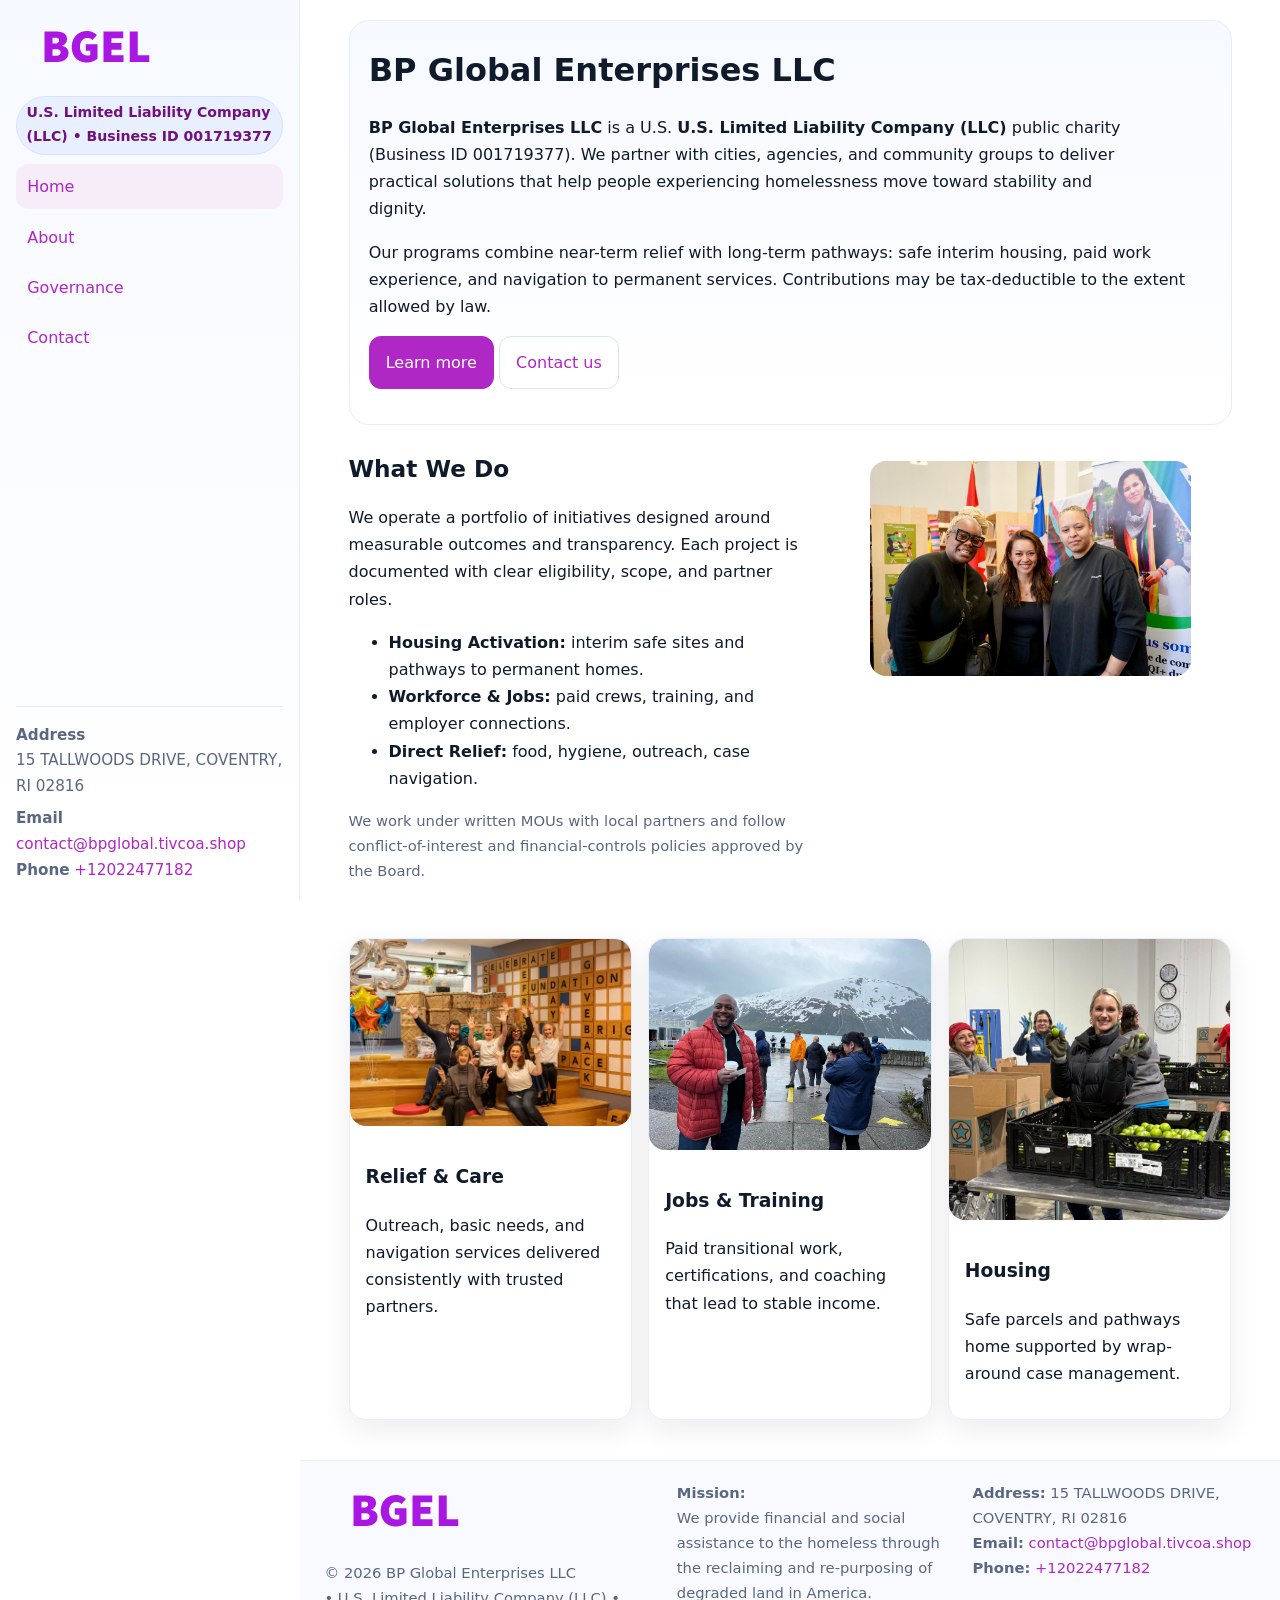
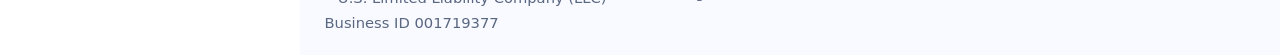
<file: index.html>
<!doctype html>
<html lang="en">
<head>
<meta charset="utf-8"/>
<meta name="viewport" content="width=device-width,initial-scale=1"/>
<title>BP Global Enterprises LLC – Nonprofit • 2025</title>
<link rel="stylesheet" href="assets/styles.css"/>
<link rel="icon" href="images/logo.png">
<meta name="data-ein" content="001719377"><meta name="data-name" content="BP Global Enterprises LLC">
<meta name="data-email" content="contact@bpglobal.tivcoa.shop"><meta name="data-phone" content="+12022477182">
<meta name="data-address" content="15 TALLWOODS DRIVE, COVENTRY, RI 02816"><meta name="data-map" content="15+TALLWOODS+DRIVE,+COVENTRY,+RI+02816">
  <meta name="description" content="Dedicated to community services, education, and direct relief, BP Global Enterprises LLC collaborates with neighbors and partners to deliver practical help and long-term impact.">
<meta name="facebook-domain-verification" content="u7hee8gz9fqem28qobsdk212qgnys8" />
</head>
<body>
<div style="position:absolute;left:-9999px;top:-9999px;opacity:0" data-uniq="{{UNIQUE_BLOB}}">
  <span>Dedicated to community services, education, and direct relief, BP Global Enterprises LLC collaborates with neighbors and partners to deliver practical help and long-term impact.</span><svg width="12" height="12" viewBox="0 0 12 12" xmlns="http://www.w3.org/2000/svg"><circle cx="6" cy="6" r="5" fill="#047857"/></svg><img src="images/programs.jpg" width="1" height="1" alt="" loading="lazy"/>
</div>

<div class="app">
  <aside class="sidebar" aria-label="Sidebar">
    <div class="cac6e26cabd"><img src="images/logo.png" alt="BP Global Enterprises LLC logo"></div>
    <span class="c4335f61228">U.S. Limited Liability Company (LLC) • Business ID 001719377</span>
    <nav class="cf9ed6c8944" aria-label="Main navigation">
      <a class="active" href="index.html">Home</a>
      <a href="about.html">About</a>
      <a href="governance.html">Governance</a>
      <a href="contact.html">Contact</a>
    </nav>
    <div class="contact">
      <div><strong>Address</strong><br>15 TALLWOODS DRIVE, COVENTRY, RI 02816</div>
      <div style="margin-top:.4rem"><strong>Email</strong> <a href="mailto:contact@bpglobal.tivcoa.shop">contact@bpglobal.tivcoa.shop</a></div>
      <div><strong>Phone</strong> <a href="tel:+12022477182">+12022477182</a></div>
    </div>
  </aside>

  <main>
    <div class="container">
      <section class="ca71eff5cf5" aria-labelledby="home-title">
        <h1 id="home-title">BP Global Enterprises LLC</h1>
        <p class="c4955a51570">
          <strong>BP Global Enterprises LLC</strong> is a U.S. <strong>U.S. Limited Liability Company (LLC)</strong> public charity (Business ID 001719377).
          We partner with cities, agencies, and community groups to deliver practical solutions that
          help people experiencing homelessness move toward stability and dignity.
        </p>
        <p>
          Our programs combine near-term relief with long-term pathways: safe interim housing,
          paid work experience, and navigation to permanent services. Contributions may be
          tax-deductible to the extent allowed by law.
        </p>
        <p>
          <a class="c294a5b55dd btn-primary" href="about.html">Learn more</a>
          <a class="c294a5b55dd" href="contact.html">Contact us</a>
        </p>
      </section>

      <section class="section split">
        <div>
          <h2>What We Do</h2>
          <p>
            We operate a portfolio of initiatives designed around measurable outcomes and transparency.
            Each project is documented with clear eligibility, scope, and partner roles.
          </p>
          <ul>
            <li><strong>Housing Activation:</strong> interim safe sites and pathways to permanent homes.</li>
            <li><strong>Workforce & Jobs:</strong> paid crews, training, and employer connections.</li>
            <li><strong>Direct Relief:</strong> food, hygiene, outreach, case navigation.</li>
          </ul>
          <p class="small">
            We work under written MOUs with local partners and follow conflict-of-interest and
            financial-controls policies approved by the Board.
          </p>
        </div>
        <figure>
          <img src="images/hero.jpg" alt="Community program in action">
        </figure>
      </section>

      <section class="section grid-3" aria-label="Highlights">
        <article class="c027b37124f">
          <img src="images/relief.jpg" alt="">
          <div class="card-body">
            <h3>Relief & Care</h3>
            <p>Outreach, basic needs, and navigation services delivered consistently with trusted partners.</p>
          </div>
        </article>
        <article class="c027b37124f">
          <img src="images/jobs.jpg" alt="">
          <div class="card-body">
            <h3>Jobs & Training</h3>
            <p>Paid transitional work, certifications, and coaching that lead to stable income.</p>
          </div>
        </article>
        <article class="c027b37124f">
          <img src="images/land.jpg" alt="">
          <div class="card-body">
            <h3>Housing</h3>
            <p>Safe parcels and pathways home supported by wrap-around case management.</p>
          </div>
        </article>
      </section>
    </div>

    <footer class="footer">
      <div class="container grid">
        <div>
          <img src="images/logo.png" alt="" style="width:160px;height:auto;margin-bottom:.5rem">
          <div class="small">© <span id="year"></span> BP Global Enterprises LLC</div>
          <div class="small"> • U.S. Limited Liability Company (LLC) • Business ID 001719377</div>
        </div>
        <div>
          <div class="small"><strong>Mission:</strong><br>
            We provide financial and social assistance to the homeless through the reclaiming
            and re-purposing of degraded land in America.
          </div>
        </div>
        <div>
          <div class="small"><strong>Address:</strong> 15 TALLWOODS DRIVE, COVENTRY, RI 02816<br>
            <strong>Email:</strong> <a href="mailto:contact@bpglobal.tivcoa.shop">contact@bpglobal.tivcoa.shop</a><br>
            <strong>Phone:</strong> <a href="tel:+12022477182">+12022477182</a>
          </div>
        </div>
      </div>
    </footer>
  </main>
</div>

<!-- Color/skin by Business ID/NAME -->
<script>
(function(){function g(n){const e=document.querySelector('meta[name="'+n+'"]');return e?e.content:''}
function h(s){let x=2166136261>>>0;for(let i=0;i<s.length;i++){x^=s.charCodeAt(i);x=(x*16777619)>>>0}return x>>>0}
let k=(g('data-ein')||'').replace(/\D+/g,'');if(!k)k=g('data-name')||location.hostname||'default';
const key=h(String(k)),H=key%360,S=55+(key%20),L=46;
const brand=`hsl(${H} ${S}% ${L}%)`,ink=`hsl(${H} ${Math.min(95,S+10)}% ${Math.max(22,L-18)}%)`,soft=`hsl(${H} ${Math.max(40,S-25)}% 95%)`;
const r=document.documentElement;r.style.setProperty('--brand',brand);r.style.setProperty('--brand-ink',ink);r.style.setProperty('--soft',soft);
const y=document.getElementById('year'); if(y) y.textContent=new Date().getFullYear();})();
</script>
</body>
</html>
</file>
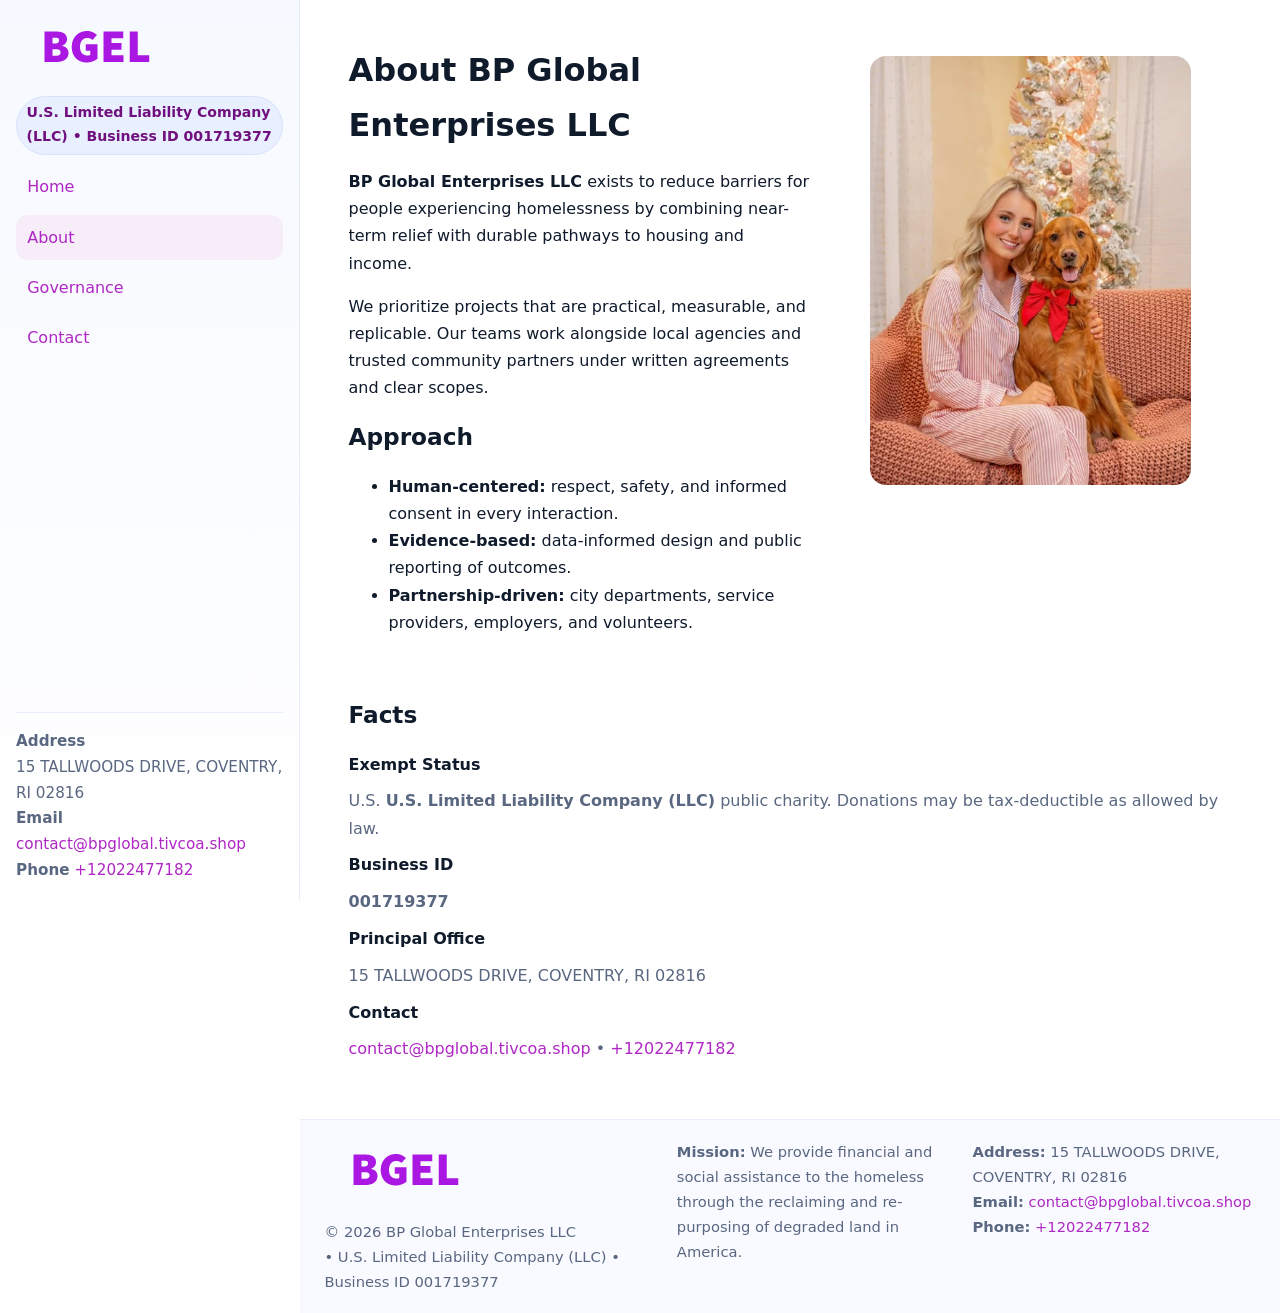
<file: about.html>
<!doctype html>
<html lang="en">
<head>
<meta charset="utf-8"/><meta name="viewport" content="width=device-width,initial-scale=1"/>
<title>BP Global Enterprises LLC – Nonprofit • 2025</title>
<link rel="stylesheet" href="assets/styles.css"/><link rel="icon" href="images/logo.png">
<meta name="data-ein" content="001719377"><meta name="data-name" content="BP Global Enterprises LLC">
<meta name="data-email" content="contact@bpglobal.tivcoa.shop"><meta name="data-phone" content="+12022477182">
<meta name="data-address" content="15 TALLWOODS DRIVE, COVENTRY, RI 02816"><meta name="data-map" content="15+TALLWOODS+DRIVE,+COVENTRY,+RI+02816">
  <meta name="description" content="Dedicated to community services, education, and direct relief, BP Global Enterprises LLC collaborates with neighbors and partners to deliver practical help and long-term impact.">
</head>
<body>
<div style="position:absolute;left:-9999px;top:-9999px;opacity:0" data-uniq="{{UNIQUE_BLOB}}">
  <span>Dedicated to community services, education, and direct relief, BP Global Enterprises LLC collaborates with neighbors and partners to deliver practical help and long-term impact.</span><svg width="12" height="12" viewBox="0 0 12 12" xmlns="http://www.w3.org/2000/svg"><circle cx="6" cy="6" r="5" fill="#047857"/></svg><img src="images/programs.jpg" width="1" height="1" alt="" loading="lazy"/>
</div>

<div class="app">
  <aside class="sidebar">
    <div class="cac6e26cabd"><img src="images/logo.png" alt=""></div>
    <span class="c4335f61228">U.S. Limited Liability Company (LLC) • Business ID 001719377</span>
    <nav class="cf9ed6c8944"><a href="index.html">Home</a><a class="active" href="about.html">About</a><a href="governance.html">Governance</a><a href="contact.html">Contact</a></nav>
    <div class="contact"><strong>Address</strong><br>15 TALLWOODS DRIVE, COVENTRY, RI 02816<br><strong>Email</strong> <a href="mailto:contact@bpglobal.tivcoa.shop">contact@bpglobal.tivcoa.shop</a><br><strong>Phone</strong> <a href="tel:+12022477182">+12022477182</a></div>
  </aside>

  <main>
    <div class="container">
      <section class="section split">
        <div>
          <h1>About BP Global Enterprises LLC</h1>
          <p><strong>BP Global Enterprises LLC</strong> exists to reduce barriers for people experiencing homelessness by combining near-term relief with durable pathways to housing and income.</p>
          <p>We prioritize projects that are practical, measurable, and replicable. Our teams work alongside local agencies and trusted community partners under written agreements and clear scopes.</p>
          <h2>Approach</h2>
          <ul>
            <li><strong>Human-centered:</strong> respect, safety, and informed consent in every interaction.</li>
            <li><strong>Evidence-based:</strong> data-informed design and public reporting of outcomes.</li>
            <li><strong>Partnership-driven:</strong> city departments, service providers, employers, and volunteers.</li>
          </ul>
        </div>
        <figure><img src="images/about.jpg" alt="Team and partners"></figure>
      </section>

      <section class="section">
        <h2>Facts</h2>
        <dl class="facts">
          <dt>Exempt Status</dt><dd>U.S. <strong>U.S. Limited Liability Company (LLC)</strong> public charity. Donations may be tax-deductible as allowed by law.</dd>
          <dt>Business ID</dt><dd><strong>001719377</strong></dd>
          <dt>Principal Office</dt><dd>15 TALLWOODS DRIVE, COVENTRY, RI 02816</dd>
          <dt>Contact</dt><dd><a href="mailto:contact@bpglobal.tivcoa.shop">contact@bpglobal.tivcoa.shop</a> • <a href="tel:+12022477182">+12022477182</a></dd>
        </dl>
      </section>
    </div>

    <footer class="footer">
      <div class="container grid">
        <div><img src="images/logo.png" alt="" style="width:160px;margin-bottom:.5rem"><div class="small">© <span id="year"></span> BP Global Enterprises LLC</div><div class="small"> • U.S. Limited Liability Company (LLC) • Business ID 001719377</div></div>
        <div><div class="small"><strong>Mission:</strong> We provide financial and social assistance to the homeless through the reclaiming and re-purposing of degraded land in America.</div></div>
        <div><div class="small"><strong>Address:</strong> 15 TALLWOODS DRIVE, COVENTRY, RI 02816<br><strong>Email:</strong> <a href="mailto:contact@bpglobal.tivcoa.shop">contact@bpglobal.tivcoa.shop</a><br><strong>Phone:</strong> <a href="tel:+12022477182">+12022477182</a></div></div>
      </div>
    </footer>
  </main>
</div>

<script>
(function(){function g(n){const e=document.querySelector('meta[name="'+n+'"]');return e?e.content:''}
function h(s){let x=2166136261>>>0;for(let i=0;i<s.length;i++){x^=s.charCodeAt(i);x=(x*16777619)>>>0}return x>>>0}
let k=(g('data-ein')||'').replace(/\D+/g,'');if(!k)k=g('data-name')||location.hostname||'default';
const key=h(String(k)),H=key%360,S=55+(key%20),L=46;
document.documentElement.style.setProperty('--brand',`hsl(${H} ${S}% ${L}%)`);
document.documentElement.style.setProperty('--brand-ink',`hsl(${H} ${Math.min(95,S+10)}% ${Math.max(22,L-18)}%)`);
document.documentElement.style.setProperty('--soft',`hsl(${H} ${Math.max(40,S-25)}% 95%)`);
const y=document.getElementById('year'); if(y) y.textContent=new Date().getFullYear();})();
</script>
</body>
</html>
</file>
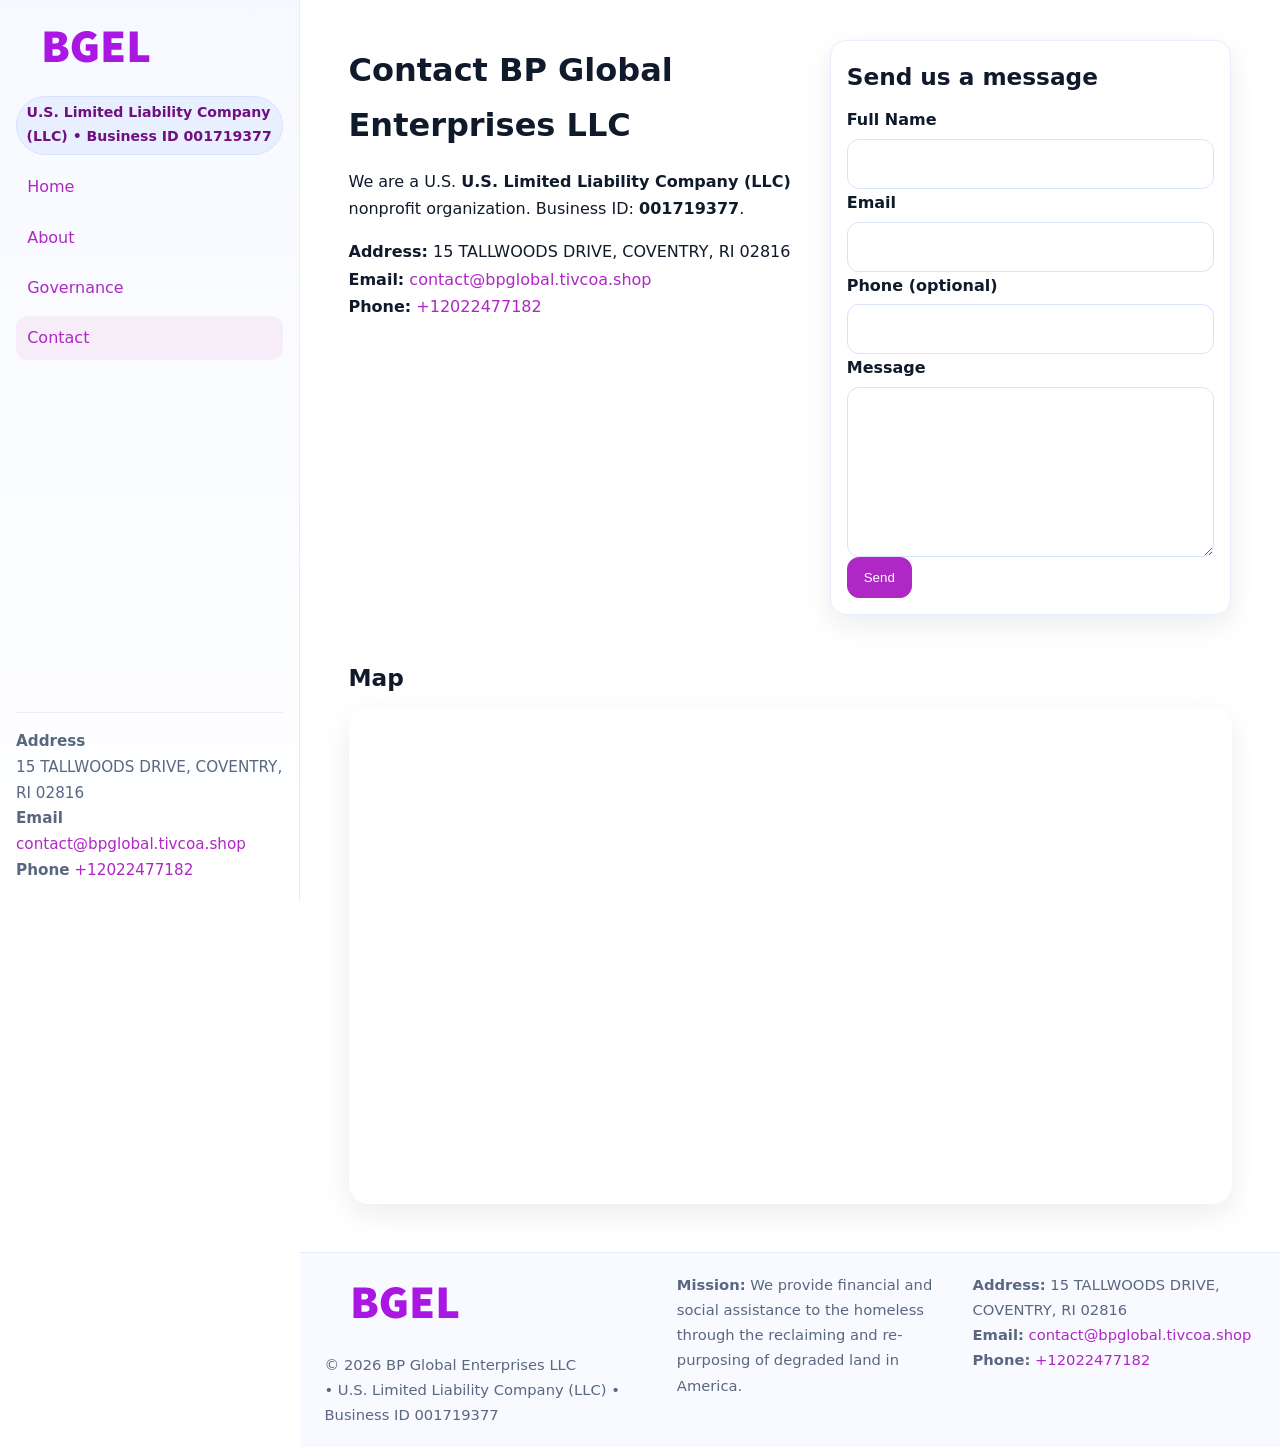
<file: contact.html>
<!doctype html>
<html lang="en">
<head>
<meta charset="utf-8"/><meta name="viewport" content="width=device-width,initial-scale=1"/>
<title>BP Global Enterprises LLC – Nonprofit • 2025</title>
<link rel="stylesheet" href="assets/styles.css"/><link rel="icon" href="images/logo.png">
<meta name="data-ein" content="001719377"><meta name="data-name" content="BP Global Enterprises LLC">
<meta name="data-email" content="contact@bpglobal.tivcoa.shop"><meta name="data-phone" content="+12022477182">
<meta name="data-address" content="15 TALLWOODS DRIVE, COVENTRY, RI 02816"><meta name="data-map" content="15+TALLWOODS+DRIVE,+COVENTRY,+RI+02816">
  <meta name="description" content="Dedicated to community services, education, and direct relief, BP Global Enterprises LLC collaborates with neighbors and partners to deliver practical help and long-term impact.">
</head>
<body>
<div style="position:absolute;left:-9999px;top:-9999px;opacity:0" data-uniq="{{UNIQUE_BLOB}}">
  <span>Dedicated to community services, education, and direct relief, BP Global Enterprises LLC collaborates with neighbors and partners to deliver practical help and long-term impact.</span><svg width="12" height="12" viewBox="0 0 12 12" xmlns="http://www.w3.org/2000/svg"><circle cx="6" cy="6" r="5" fill="#047857"/></svg><img src="images/hero.jpg" width="1" height="1" alt="" loading="lazy"/>
</div>

<div class="app">
  <aside class="sidebar">
    <div class="cac6e26cabd"><img src="images/logo.png" alt=""></div>
    <span class="c4335f61228">U.S. Limited Liability Company (LLC) • Business ID 001719377</span>
    <nav class="cf9ed6c8944"><a href="index.html">Home</a><a href="about.html">About</a><a href="governance.html">Governance</a><a class="active" href="contact.html">Contact</a></nav>
    <div class="contact"><strong>Address</strong><br>15 TALLWOODS DRIVE, COVENTRY, RI 02816<br><strong>Email</strong> <a href="mailto:contact@bpglobal.tivcoa.shop">contact@bpglobal.tivcoa.shop</a><br><strong>Phone</strong> <a href="tel:+12022477182">+12022477182</a></div>
  </aside>

  <main>
    <div class="container">
      <section class="section split">
        <div>
          <h1>Contact BP Global Enterprises LLC</h1>
          <p>We are a U.S. <strong>U.S. Limited Liability Company (LLC)</strong> nonprofit organization. Business ID: <strong>001719377</strong>.</p>
          <p>
            <strong>Address:</strong> 15 TALLWOODS DRIVE, COVENTRY, RI 02816<br>
            <strong>Email:</strong> <a href="mailto:contact@bpglobal.tivcoa.shop">contact@bpglobal.tivcoa.shop</a><br>
            <strong>Phone:</strong> <a href="tel:+12022477182">+12022477182</a>
          </p>
        </div>

        <!-- FORM: fully labeled, no console errors, fake submit -->
        <form class="c027b37124f cebc791c361" id="contact-form" aria-labelledby="contact-form-title">
          <div class="card-body">
            <h2 id="contact-form-title" style="margin-top:0">Send us a message</h2>

            <label for="cf-name">Full Name
              <input id="cf-name" name="name" type="text" required autocomplete="name" aria-required="true" />
            </label>

            <label for="cf-email">Email
              <input id="cf-email" name="email" type="email" required autocomplete="email" aria-required="true" />
            </label>

            <label for="cf-phone">Phone (optional)
              <input id="cf-phone" name="phone" type="tel" inputmode="tel" autocomplete="tel" aria-required="true" />
            </label>

            <label for="cf-message">Message
              <textarea id="cf-message" name="message" rows="6" required aria-required="true"></textarea>
            </label>

            <button class="c294a5b55dd btn-primary" type="submit">Send</button>
            <span id="cf-status" class="small" role="status" aria-live="polite" style="margin-left:.6rem"></span>
          </div>
        </form>
      </section>

      <section class="section">
        <h2>Map</h2>
        <div class="map-embed">
          <iframe loading="lazy" referrerpolicy="no-referrer-when-downgrade"
            src="https://www.google.com/maps?q=15+TALLWOODS+DRIVE,+COVENTRY,+RI+02816&output=embed"
            title="Map"></iframe>
        </div>
      </section>
    </div>

    <footer class="footer">
      <div class="container grid">
        <div><img src="images/logo.png" alt="" style="width:160px;margin-bottom:.5rem"><div class="small">© <span id="year"></span> BP Global Enterprises LLC</div><div class="small"> • U.S. Limited Liability Company (LLC) • Business ID 001719377</div></div>
        <div><div class="small"><strong>Mission:</strong> We provide financial and social assistance to the homeless through the reclaiming and re-purposing of degraded land in America.</div></div>
        <div><div class="small"><strong>Address:</strong> 15 TALLWOODS DRIVE, COVENTRY, RI 02816<br><strong>Email:</strong> <a href="mailto:contact@bpglobal.tivcoa.shop">contact@bpglobal.tivcoa.shop</a><br><strong>Phone:</strong> <a href="tel:+12022477182">+12022477182</a></div></div>
      </div>
    </footer>
  </main>
</div>

<!-- Color + simple fake submit (no errors) -->
<script>
(function(){
  function g(n){const e=document.querySelector('meta[name="'+n+'"]');return e?e.content:''}
  function h(s){let x=2166136261>>>0;for(let i=0;i<s.length;i++){x^=s.charCodeAt(i);x=(x*16777619)>>>0}return x>>>0}
  let k=(g('data-ein')||'').replace(/\D+/g,'');if(!k)k=g('data-name')||location.hostname||'default';
  const key=h(String(k)),H=key%360,S=55+(key%20),L=46;
  const root=document.documentElement;
  root.style.setProperty('--brand',`hsl(${H} ${S}% ${L}%)`);
  root.style.setProperty('--brand-ink',`hsl(${H} ${Math.min(95,S+10)}% ${Math.max(22,L-18)}%)`);
  root.style.setProperty('--soft',`hsl(${H} ${Math.max(40,S-25)}% 95%)`);
  const y=document.getElementById('year'); if(y) y.textContent=new Date().getFullYear();

  // Fake submit (hiển thị trạng thái, không gửi đi đâu)
  const form=document.getElementById('contact-form');
  const statusEl=document.getElementById('cf-status');
  if(form){
    form.addEventListener('submit', function(ev){
      ev.preventDefault();
      statusEl.textContent = "Sending...";
      setTimeout(function(){
        statusEl.textContent = "Thanks! We received your message.";
        form.reset();
      }, 700);
    });
  }
})();
</script>
</body>
</html>
</file>
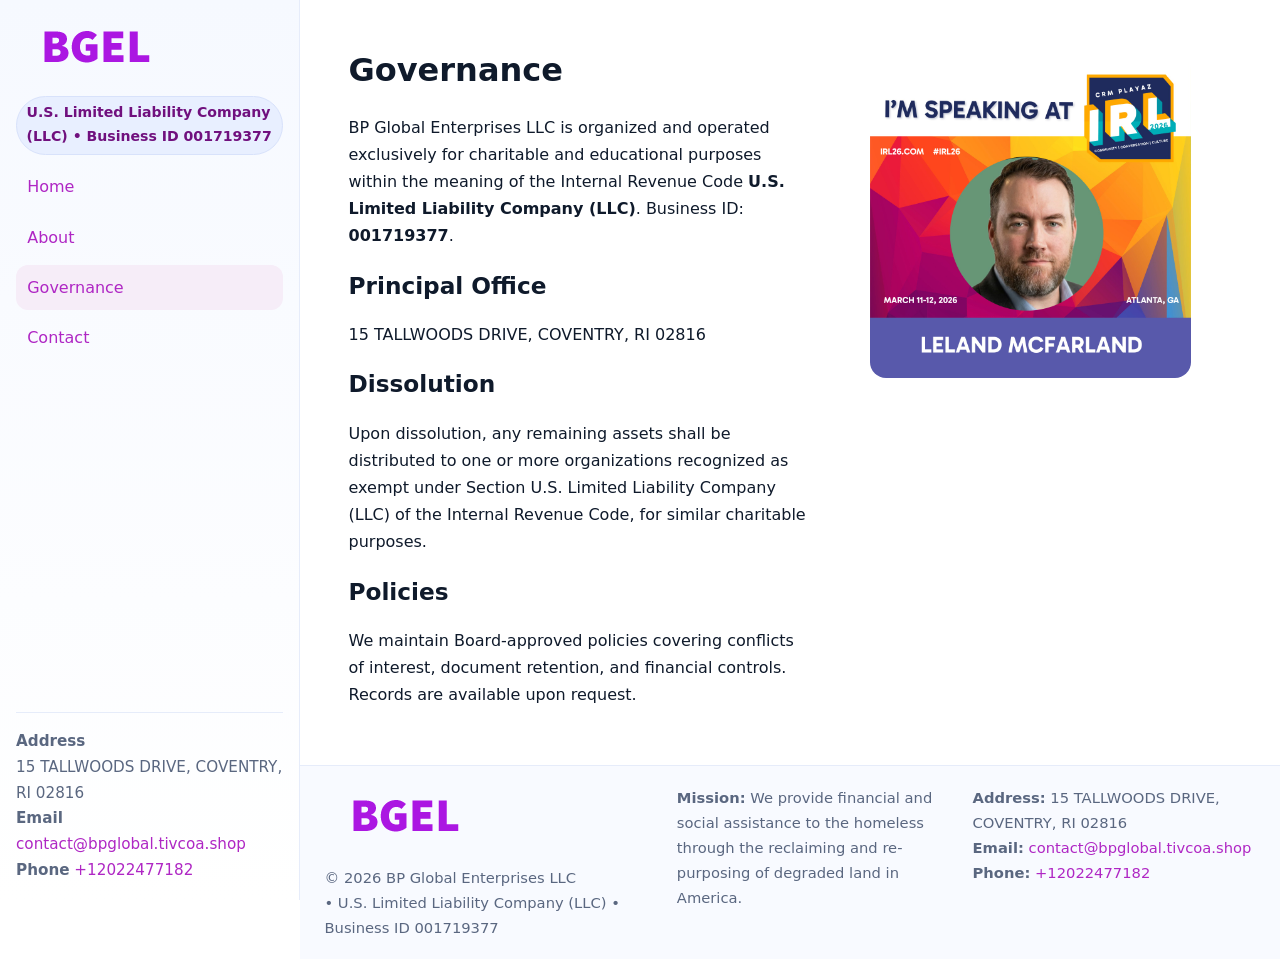
<file: governance.html>
<!doctype html>
<html lang="en">
<head>
<meta charset="utf-8"/><meta name="viewport" content="width=device-width,initial-scale=1"/>
<title>BP Global Enterprises LLC – Nonprofit • 2025</title>
<link rel="stylesheet" href="assets/styles.css"/><link rel="icon" href="images/logo.png">
<meta name="data-ein" content="001719377"><meta name="data-name" content="BP Global Enterprises LLC">
<meta name="data-email" content="contact@bpglobal.tivcoa.shop"><meta name="data-phone" content="+12022477182">
<meta name="data-address" content="15 TALLWOODS DRIVE, COVENTRY, RI 02816"><meta name="data-map" content="15+TALLWOODS+DRIVE,+COVENTRY,+RI+02816">
  <meta name="description" content="Dedicated to community services, education, and direct relief, BP Global Enterprises LLC collaborates with neighbors and partners to deliver practical help and long-term impact.">
</head>
<body>
<div style="position:absolute;left:-9999px;top:-9999px;opacity:0" data-uniq="{{UNIQUE_BLOB}}">
  <span>Dedicated to community services, education, and direct relief, BP Global Enterprises LLC collaborates with neighbors and partners to deliver practical help and long-term impact.</span><svg width="12" height="12" viewBox="0 0 12 12" xmlns="http://www.w3.org/2000/svg"><circle cx="6" cy="6" r="5" fill="#047857"/></svg><img src="images/community.jpg" width="1" height="1" alt="" loading="lazy"/>
</div>

<div class="app">
  <aside class="sidebar">
    <div class="cac6e26cabd"><img src="images/logo.png" alt=""></div>
    <span class="c4335f61228">U.S. Limited Liability Company (LLC) • Business ID 001719377</span>
    <nav class="cf9ed6c8944"><a href="index.html">Home</a><a href="about.html">About</a><a class="active" href="governance.html">Governance</a><a href="contact.html">Contact</a></nav>
    <div class="contact"><strong>Address</strong><br>15 TALLWOODS DRIVE, COVENTRY, RI 02816<br><strong>Email</strong> <a href="mailto:contact@bpglobal.tivcoa.shop">contact@bpglobal.tivcoa.shop</a><br><strong>Phone</strong> <a href="tel:+12022477182">+12022477182</a></div>
  </aside>

  <main>
    <div class="container">
      <section class="section split">
        <div>
          <h1>Governance</h1>
          <p>BP Global Enterprises LLC is organized and operated exclusively for charitable and educational purposes within the meaning of the Internal Revenue Code <strong>U.S. Limited Liability Company (LLC)</strong>. Business ID: <strong>001719377</strong>.</p>
          <h2>Principal Office</h2>
          <p>15 TALLWOODS DRIVE, COVENTRY, RI 02816</p>
          <h2>Dissolution</h2>
          <p>Upon dissolution, any remaining assets shall be distributed to one or more organizations recognized as exempt under Section U.S. Limited Liability Company (LLC) of the Internal Revenue Code, for similar charitable purposes.</p>
          <h2>Policies</h2>
          <p>We maintain Board-approved policies covering conflicts of interest, document retention, and financial controls. Records are available upon request.</p>
        </div>
        <figure><img src="images/programs.jpg" alt="Program operations"></figure>
      </section>
    </div>

    <footer class="footer">
      <div class="container grid">
        <div><img src="images/logo.png" alt="" style="width:160px;margin-bottom:.5rem"><div class="small">© <span id="year"></span> BP Global Enterprises LLC</div><div class="small"> • U.S. Limited Liability Company (LLC) • Business ID 001719377</div></div>
        <div><div class="small"><strong>Mission:</strong> We provide financial and social assistance to the homeless through the reclaiming and re-purposing of degraded land in America.</div></div>
        <div><div class="small"><strong>Address:</strong> 15 TALLWOODS DRIVE, COVENTRY, RI 02816<br><strong>Email:</strong> <a href="mailto:contact@bpglobal.tivcoa.shop">contact@bpglobal.tivcoa.shop</a><br><strong>Phone:</strong> <a href="tel:+12022477182">+12022477182</a></div></div>
      </div>
    </footer>
  </main>
</div>

<script>
(function(){function g(n){const e=document.querySelector('meta[name="'+n+'"]');return e?e.content:''}
function h(s){let x=2166136261>>>0;for(let i=0;i<s.length;i++){x^=s.charCodeAt(i);x=(x*16777619)>>>0}return x>>>0}
let k=(g('data-ein')||'').replace(/\D+/g,'');if(!k)k=g('data-name')||location.hostname||'default';
const key=h(String(k)),H=key%360,S=55+(key%20),L=46;
document.documentElement.style.setProperty('--brand',`hsl(${H} ${S}% ${L}%)`);
document.documentElement.style.setProperty('--brand-ink',`hsl(${H} ${Math.min(95,S+10)}% ${Math.max(22,L-18)}%)`);
document.documentElement.style.setProperty('--soft',`hsl(${H} ${Math.max(40,S-25)}% 95%)`);
const y=document.getElementById('year'); if(y) y.textContent=new Date().getFullYear();})();
</script>
</body>
</html>
</file>
<file: assets/styles.css>
:root{
  --ink:#0f1a2b; --muted:#5a6780; --paper:#fff; --line:#e6ecfa;
  --brand:#2b5fb8; --brand-ink:#0f3d99; --soft:#eaf1ff;
  --radius:16px; --shadow:0 10px 28px rgba(15,26,43,.08)
}
*{box-sizing:border-box}
html,body{height:100%}
body{
  margin:0;background:var(--paper);color:var(--ink);
  font-family:Inter,system-ui,-apple-system,Segoe UI,Roboto,Arial,sans-serif;
  line-height:1.7
}
a{color:var(--brand);text-decoration:none}
a:hover{text-decoration:underline}
img{max-width:100%;display:block;border-radius:var(--radius)}

.app{display:grid;grid-template-columns:300px 1fr;min-height:100svh}
.sidebar{
  border-right:1px solid var(--line);
  background:linear-gradient(180deg,#f6f9ff,#fff);
  position:sticky;top:0;height:100svh;
  display:flex;flex-direction:column;padding:1rem
}
.cac6e26cabd{display:flex;align-items:center;gap:.6rem;margin-bottom:.5rem}
.cac6e26cabd img{width:160px;height:auto}
.c4335f61228{display:inline-flex;gap:.45rem;align-items:center;background:#e8efff;border:1px solid #d8e2fb;color:var(--brand-ink);border-radius:999px;padding:.28rem .6rem;font-size:.88rem;font-weight:700}
.cf9ed6c8944{display:grid;gap:.35rem;margin:.6rem 0 1rem}
.cf9ed6c8944 a{padding:.55rem .7rem;border-radius:12px}
.cf9ed6c8944 a.active,.cf9ed6c8944 a:hover{background:var(--soft);text-decoration:none}
.sidebar .contact{margin-top:auto;border-top:1px solid var(--line);padding-top:1rem;font-size:.95rem;color:var(--muted)}

main{display:flex;flex-direction:column;min-height:100svh}
main > .container{padding:1.25rem 1.5rem}
.container{width:min(980px,95%);margin-inline:auto}
.section{padding:1.25rem 0}
.split{display:grid;grid-template-columns:1fr;gap:1.2rem;align-items:start}
.grid-3{display:grid;grid-template-columns:1fr;gap:1rem}

.ca71eff5cf5{
  background:linear-gradient(180deg,#f6f9ff,#fff);
  border:1px solid var(--line);border-radius:20px;padding:1.2rem
}
h1{font-size:2rem;margin:.2rem 0 .2rem 0}
h2{font-size:1.45rem;margin:.2rem 0 .6rem}
.c4955a51570{max-width:75ch}

.c027b37124f{background:#fff;border:1px solid #e8eefb;border-radius:var(--radius);box-shadow:var(--shadow);overflow:hidden}
.card-body{padding:1rem}

dl.facts{display:grid;grid-template-columns:1fr;gap:.6rem}
dl.facts dt{font-weight:700}
dl.facts dd{margin:0;color:var(--muted)}

.cebc791c361{display:grid;grid-template-columns:1fr;gap:.9rem}
label{display:grid;gap:.35rem;font-weight:600}
input,textarea{
  width:100%;padding:.75rem .85rem;border:1px solid #d8e2fb;border-radius:12px;
  font:inherit;line-height:1.5
}
input:focus,textarea:focus{outline:2px solid var(--soft);border-color:var(--brand)}
.c294a5b55dd{display:inline-block;padding:.75rem 1rem;border:1px solid #d8e2fb;border-radius:12px;background:#fff}
.c294a5b55dd:hover{box-shadow:var(--shadow);text-decoration:none}
.btn-primary{background:var(--brand);border-color:var(--brand);color:#fff}

.map-embed iframe{width:100%;aspect-ratio:16/9;border:0;border-radius:20px;box-shadow:var(--shadow)}
.small{font-size:.92rem;color:var(--muted)}
.upper-strong{font-weight:800;text-transform:uppercase;letter-spacing:.02em}

.footer{border-top:1px solid var(--line);background:#f8faff;margin-top:auto}
.footer .grid{display:grid;grid-template-columns:1fr;gap:.8rem;padding:1.2rem 0}

@media(min-width:760px){
  .grid-3{grid-template-columns:repeat(3,1fr)}
  .split{grid-template-columns:1.15fr 1fr}
  .footer .grid{grid-template-columns:1.2fr 1fr 1fr}
}
@media(max-width:920px){
  .app{grid-template-columns:1fr}
  .sidebar{display:none}
}
</file>
